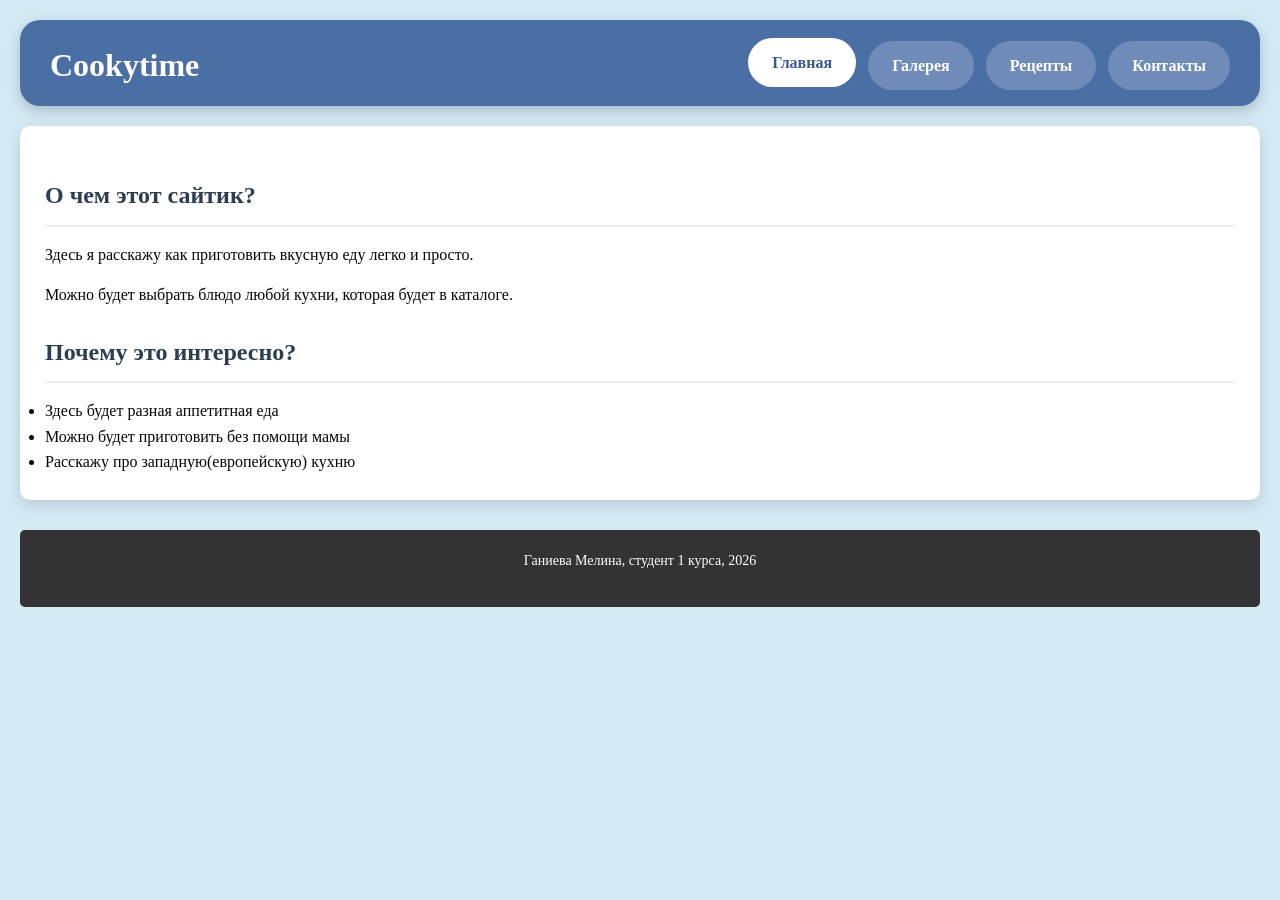
<file: индивидульнка/index.html>
<!DOCTYPE html>
<html lang="ru">
<head>
    <meta charset="UTF-8">
    <meta name="viewport" content="width=device-width, initial-scale=1.0">
    <title>Хобби по готовке</title>
    <link rel="stylesheet" href="styles/style.css">
</head>
<body>
    <header class="header">
        <div class="header__container">
            <h1 class="logo">Cookytime</h1>
            <nav>
                <ul class="flex-nav">
                    <li><a href="index.html" class="active">Главная</a></li>
                    <li><a href="templates/gallery.html">Галерея</a></li>
                    <li><a href="./templates/recipes/recipe1.html">Рецепты</a></li>
                    <li><a href="templates/contacts.html">Контакты</a></li>
                </ul>
            </nav>
        </div>
    </header>

    <main>
        <section>
            <h2>О чем этот сайтик?</h2>
            <p>Здесь я расскажу как приготовить вкусную еду легко и просто.</p>
            <p>Можно будет выбрать блюдо любой кухни, которая будет в каталоге.</p>
            
            <h2>Почему это интересно?</h2>
            <ul>
                <li>Здесь будет разная аппетитная еда</li>
                <li>Можно будет приготовить без помощи мамы</li>
                <li>Расскажу про западную(европейскую) кухню</li>
            </ul>
        </section>
    </main>

    <footer>
        <div class="container">
            <p>Ганиева Мелина, студент 1 курса, 2026</p>
        </div>
    </footer>
</body>
</html>
</file>
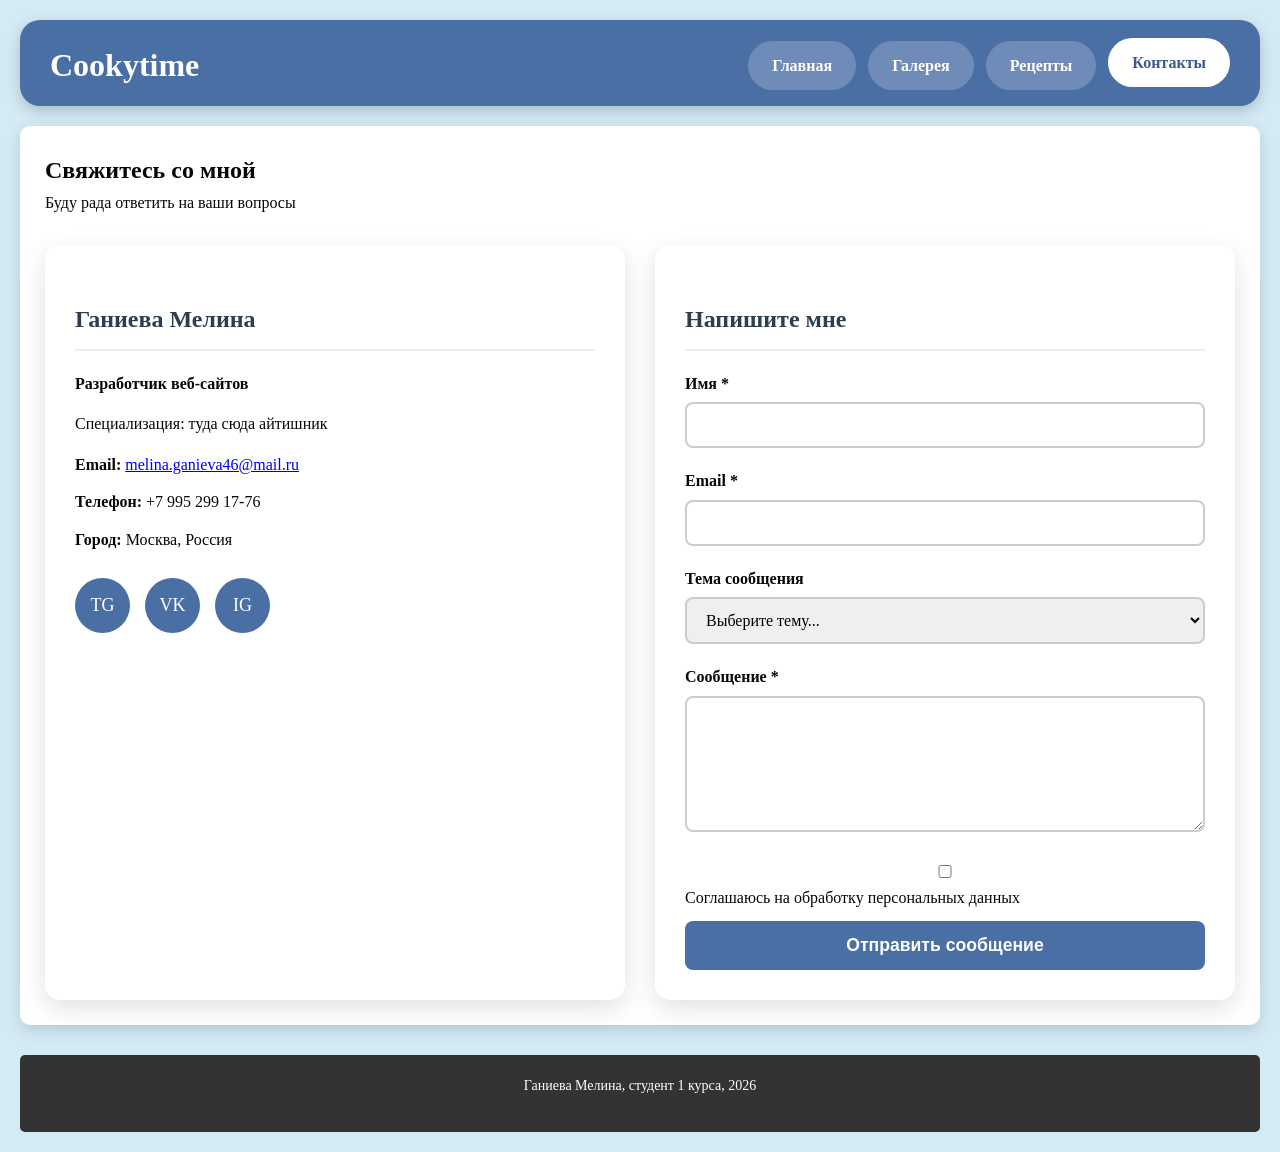
<file: индивидульнка/templates/contacts.html>
<!DOCTYPE html>
<html lang="ru">
<head>
    <meta charset="UTF-8">
    <meta name="viewport" content="width=device-width, initial-scale=1.0">
    <title>Контакты - Cookytime</title>
    <link rel="stylesheet" href="../styles/style.css">
</head>
<body>
    <header class="header">
        <div class="header__container">
            <h1 class="logo">Cookytime</h1>
            <nav>
                <ul class="flex-nav">
                    <li><a href="../index.html">Главная</a></li>
                    <li><a href="gallery.html">Галерея</a></li>
                    <li><a href="recipes/recipe1.html">Рецепты</a></li>
                    <li><a href="contacts.html" class="active">Контакты</a></li>
                </ul>
            </nav>
        </div>
    </header>

    <main class="contacts-page">
        <section class="hero-contacts">
            <h1>Свяжитесь со мной</h1>
            <p>Буду рада ответить на ваши вопросы</p>
        </section>

        <div class="contacts-container">
            <!-- Информационная карточка -->
            <div class="info-card">
                <h2>Ганиева Мелина</h2>
                <p><strong>Разработчик веб-сайтов</strong></p>
                <p class="specialization">Специализация: туда сюда айтишник</p>
                
                <div class="contact-info">
                    <p><strong>Email:</strong> <a href="#">melina.ganieva46@mail.ru</a></p>
                    <p><strong>Телефон:</strong> +7 995 299 17-76</p>
                    <p><strong>Город:</strong> Москва, Россия</p>
                </div>

                <div class="social-links">
                    <a href="#" class="social-btn" aria-label="Telegram">TG</a>
                    <a href="#" class="social-btn" aria-label="VK">VK</a>
                    <a href="#" class="social-btn" aria-label="Instagram">IG</a>
                </div>
            </div>

            <!-- Форма обратной связи -->
            <div class="contact-form">
                <h2>Напишите мне</h2>
                <form id="contactForm" novalidate>
                    <div class="form-group">
                        <label for="name">Имя <span class="required">*</span></label>
                        <input type="text" id="name" name="name" required>
                    </div>
                    
                    <div class="form-group">
                        <label for="email">Email <span class="required">*</span></label>
                        <input type="email" id="email" name="email" required>
                    </div>
                    
                    <div class="form-group">
                        <label for="subject">Тема сообщения</label>
                        <select id="subject" name="subject">
                            <option value="">Выберите тему...</option>
                            <option value="question">Вопрос по проекту</option>
                            <option value="collaboration">Сотрудничество</option>
                            <option value="feedback">Отзыв</option>
                            <option value="other">Другое</option>
                        </select>
                    </div>
                    
                    <div class="form-group">
                        <label for="message">Сообщение <span class="required">*</span></label>
                        <textarea id="message" name="message" rows="6" required></textarea>
                    </div>
                    <div class="checkbox-group">
                        <input type="checkbox" id="agreement" name="agreement" required>
                        <label for="agreement">Соглашаюсь на обработку персональных данных</label>
                    </div>
                    <button type="submit" class="btn-submit">Отправить сообщение</button>
                </form>
            </div>
        </div>
    </main>

    <footer>
        <div class="container">
            <p>Ганиева Мелина, студент 1 курса, 2026</p>
</div>
    </footer>
</body>
</html>
</file>
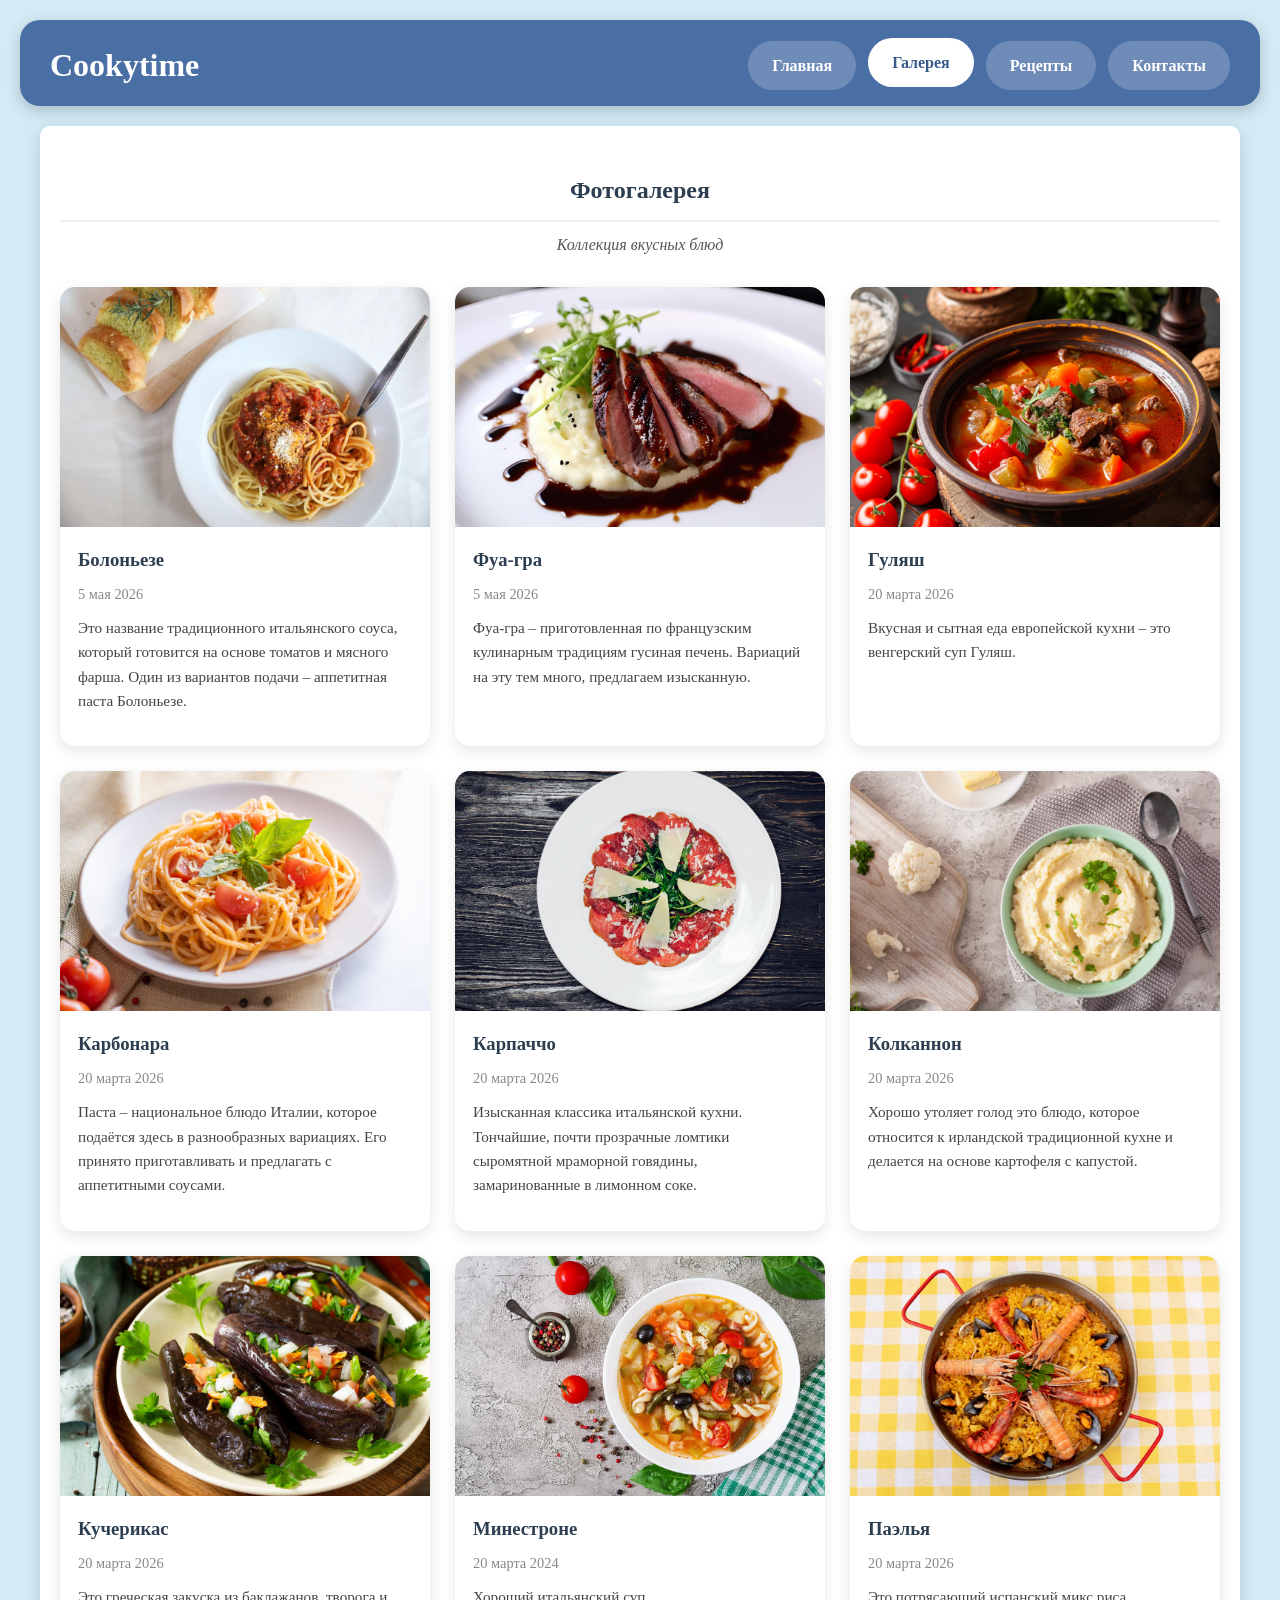
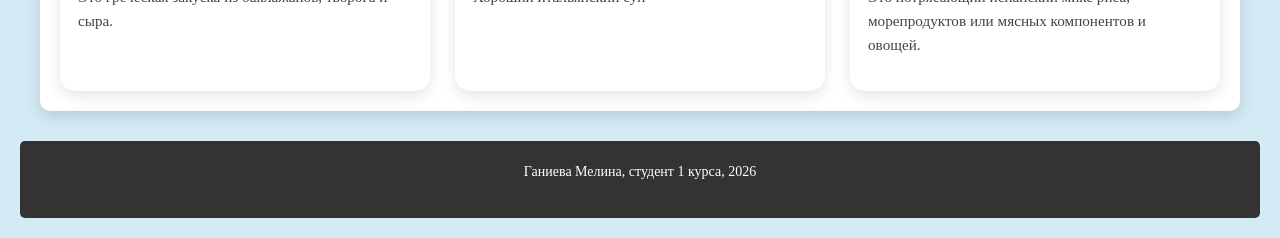
<file: индивидульнка/templates/gallery.html>
<!DOCTYPE html>
<html lang="ru">
<head>
    <meta charset="UTF-8">
    <meta name="viewport" content="width=device-width, initial-scale=1.0">
    <title>Галерея - Cookytime</title>
    <link rel="stylesheet" href="../styles/style.css">
    <link rel="stylesheet" href="https://cdnjs.cloudflare.com/ajax/libs/font-awesome/6.4.0/css/all.min.css">
</head>
<body>
    <header class="header">
        <div class="header__container">
            <h1 class="logo">Cookytime</h1>
            <nav>
                <ul class="flex-nav">
                    <li><a href="../index.html">Главная</a></li>
                    <li><a href="gallery.html" class="active">Галерея</a></li>
                    <li><a href="recipes/recipe1.html">Рецепты</a></li>
                    <li><a href="contacts.html">Контакты</a></li>
                </ul>
            </nav>
        </div>
    </header>

    <main class="gallery-container">
        <h2 class="gallery-title">Фотогалерея</h2>
        <p class="subtitle">Коллекция вкусных блюд</p>

        <div class="gallery-grid" id="image-gallery">
            <!-- Карточка 1 -->
            <article class="image-card" data-category="garnish">
                <div class="card-image">
                    <img src="images/болоньезе.jpg" alt="Болоньезе" loading="lazy">
                    <div class="image-overlay">
                        <button class="like-btn">
                            <i class="far fa-heart"></i>
                        </button>
                    </div>
                </div>
                <div class="card-content">
                    <h3 class="image-title">Болоньезе</h3>
                    <p class="image-date">5 мая 2026</p>
                    <p class="image-description">Это название традиционного итальянского соуса, который готовится на основе томатов и мясного фарша. Один из вариантов подачи – аппетитная паста Болоньезе.</p>
                </div>
            </article>

            <!-- Карточка 2 -->
            <article class="image-card" data-category="garnish">
                <div class="card-image">
                    <img src="images/фуагра.jpg" alt="Фуа-Гра" loading="lazy">
                    <div class="image-overlay">
                        <button class="like-btn">
                            <i class="far fa-heart"></i>
                        </button>
                    </div>
                </div>
                <div class="card-content">
                    <h3 class="image-title">Фуа-гра</h3>
                    <p class="image-date">5 мая 2026</p>
                    <p class="image-description">Фуа-гра – приготовленная по французским кулинарным традициям гусиная печень. Вариаций на эту тем много, предлагаем изысканную. </p>
                </div>
            </article>

            <!-- Карточка 3 -->
            <article class="image-card" data-category="salads">
                <div class="card-image">
                    <img src="images/гуляш.jpg" alt="блюдо" loading="lazy">
                    <div class="image-overlay">
                        <button class="like-btn">
                            <i class="far fa-heart"></i>
                        </button>
                    </div>
                </div>
                <div class="card-content">
                    <h3 class="image-title">Гуляш</h3>
                    <p class="image-date">20 марта 2026</p>
                    <p class="image-description">Вкусная и сытная еда европейской кухни – это венгерский суп Гуляш.</p>
                </div>
            </article>

            <!-- Карточка 4 -->
            <article class="image-card" data-category="salads">
                <div class="card-image">
                    <img src="images/карбонара.jpg" alt="блюдо" loading="lazy">
                    <div class="image-overlay">
                        <button class="like-btn">
                            <i class="far fa-heart"></i>
                        </button>
                    </div>
                </div>
                <div class="card-content">
                    <h3 class="image-title">Карбонара</h3>
<p class="image-date">20 марта 2026</p>
                    <p class="image-description">Паста – национальное блюдо Италии, которое подаётся здесь в разнообразных вариациях. Его принято приготавливать и предлагать с аппетитными соусами.</p>
                </div>
            </article>

            <!-- Карточка 5 -->
            <article class="image-card" data-category="drinks">
                <div class="card-image">
                    <img src="images/карпачо.jpg" alt="блюдо" loading="lazy">
                    <div class="image-overlay">
                        <button class="like-btn">
                            <i class="far fa-heart"></i>
                        </button>
                    </div>
                </div>
                <div class="card-content">
                    <h3 class="image-title">Карпаччо</h3>
                    <p class="image-date">20 марта 2026</p>
                    <p class="image-description">Изысканная классика итальянской кухни. Тончайшие, почти прозрачные ломтики сыромятной мраморной говядины, замаринованные в лимонном соке.</p>
                </div>
            </article>

            <!--Карточка 6-->
            <article class="image-card" data-category="drinks">
                <div class="card-image">
                    <img src="images/колканон.jpg" alt="блюдо" loading="lazy">
                    <div class="image-overlay">
                        <button class="like-btn">
                            <i class="far fa-heart"></i>
                        </button>
                    </div>
                </div>
                <div class="card-content">
                    <h3 class="image-title">Колканнон</h3>
                    <p class="image-date">20 марта 2026</p>
                    <p class="image-description">Хорошо утоляет голод это блюдо, которое относится к ирландской традиционной кухне и делается на основе картофеля с капустой.</p>
                </div>
            </article>

            <!--Карточка 7-->
            <article class="image-card" data-category="drinks">
                <div class="card-image">
                    <img src="images/кучерикас.jpg" alt="блюдо" loading="lazy">
                    <div class="image-overlay">
                        <button class="like-btn">
                            <i class="far fa-heart"></i>
                        </button>
                    </div>
                </div>
                <div class="card-content">
                    <h3 class="image-title">Кучерикас</h3>
                    <p class="image-date">20 марта 2026</p>
                    <p class="image-description">Это греческая закуска из баклажанов, творога и сыра.</p>
                </div>
            </article>

            <!--Карточка 8-->
            <article class="image-card" data-category="drinks">
                <div class="card-image">
                    <img src="images/минестроне.jpg" alt="блюдо" loading="lazy">
                    <div class="image-overlay">
                        <button class="like-btn">
                            <i class="far fa-heart"></i>
                        </button>
                    </div>
                </div>
                <div class="card-content">
                    <h3 class="image-title">Минестроне</h3>
                    <p class="image-date">20 марта 2024</p>
                    <p class="image-description">Хороший итальянский суп</p>
                </div>
            </article>
            <!--Карточка 9-->
            <article class="image-card" data-category="drinks">
                <div class="card-image">
                    <img src="images/паэлья.jpg" alt="микс риса и морепродуктов" loading="lazy">
                    <div class="image-overlay">
                        <button class="like-btn">
                            <i class="far fa-heart"></i>
                        </button>
                    </div>
                </div>
                <div class="card-content">
                    <h3 class="image-title">Паэлья</h3>
                    <p class="image-date">20 марта 2026</p>
                    <p class="image-description">Это потрясающий испанский микс риса, морепродуктов или мясных компонентов и овощей.</p>
                </div>
            </article>
        </div>
    </main>

    <footer>
        <div class="container">
            <p>Ганиева Мелина, студент 1 курса, 2026</p>
        </div>
    </footer>
</body>
</html>
</file>
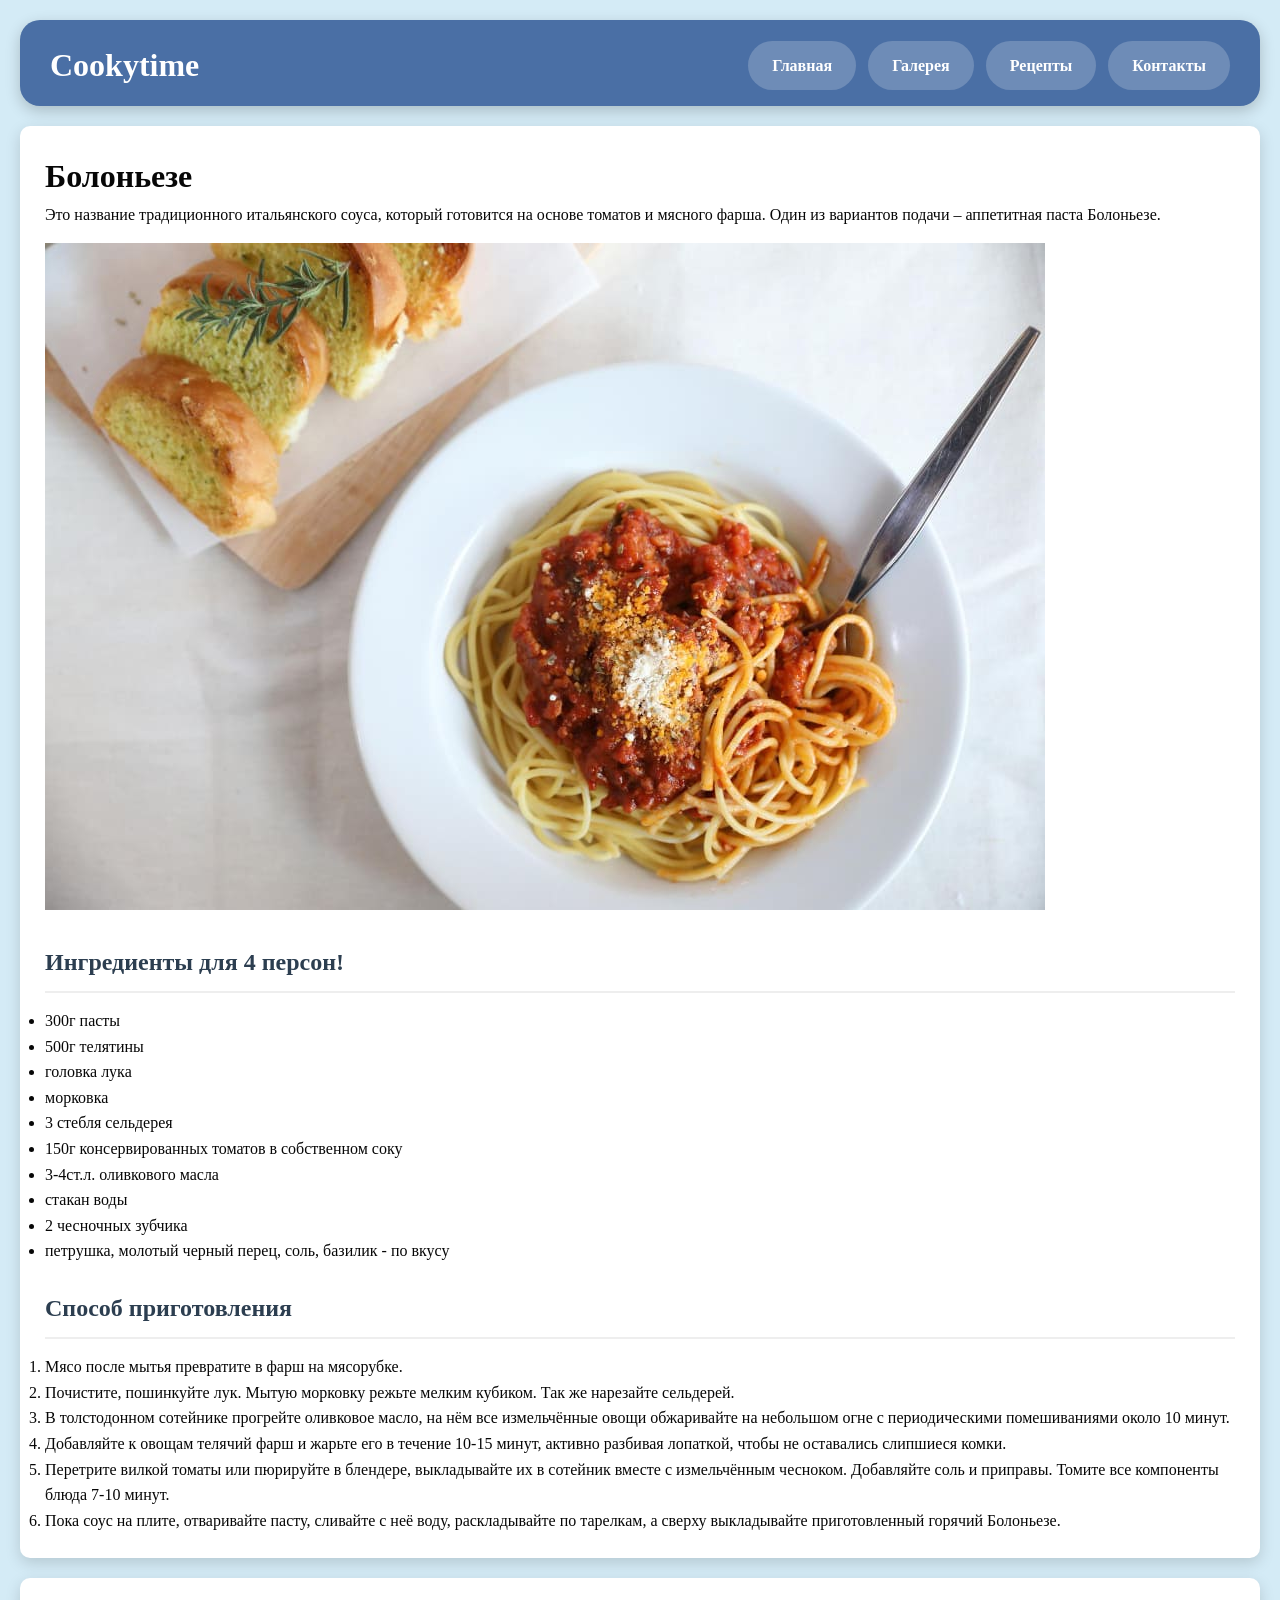
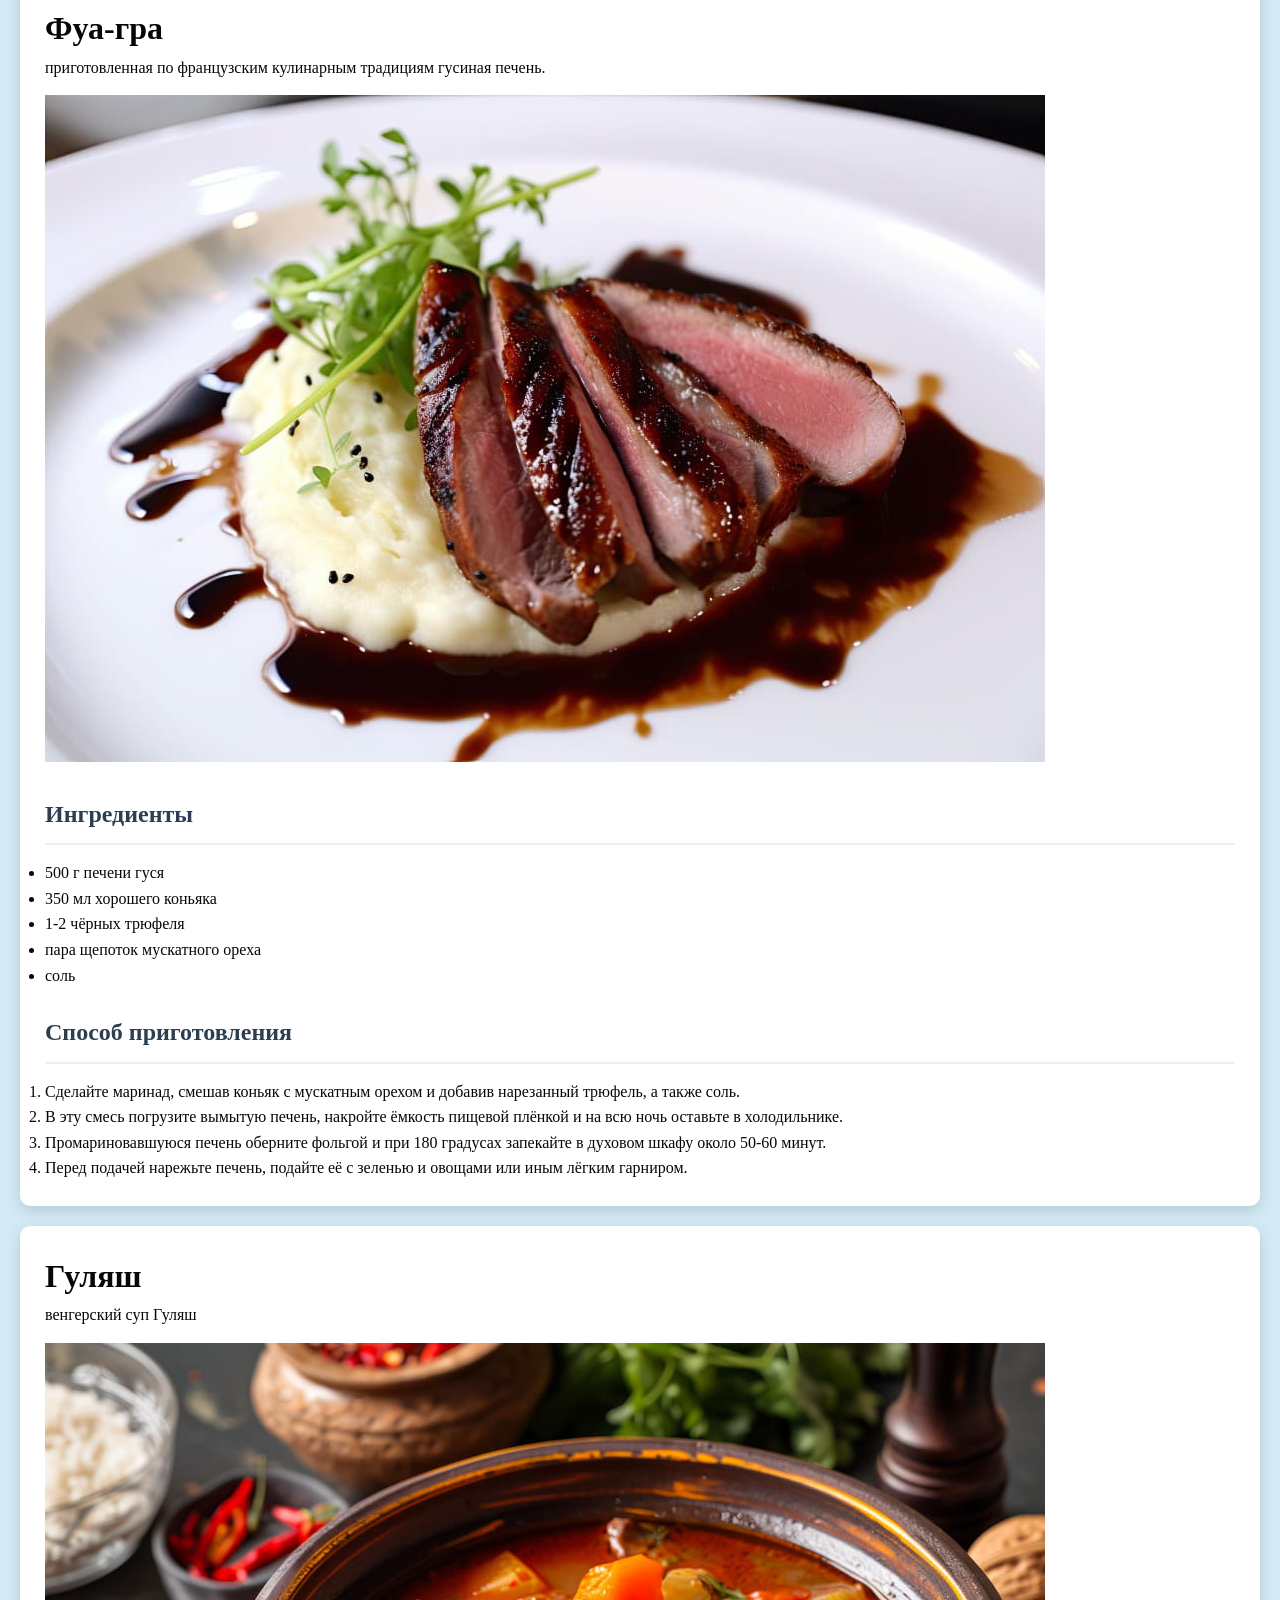
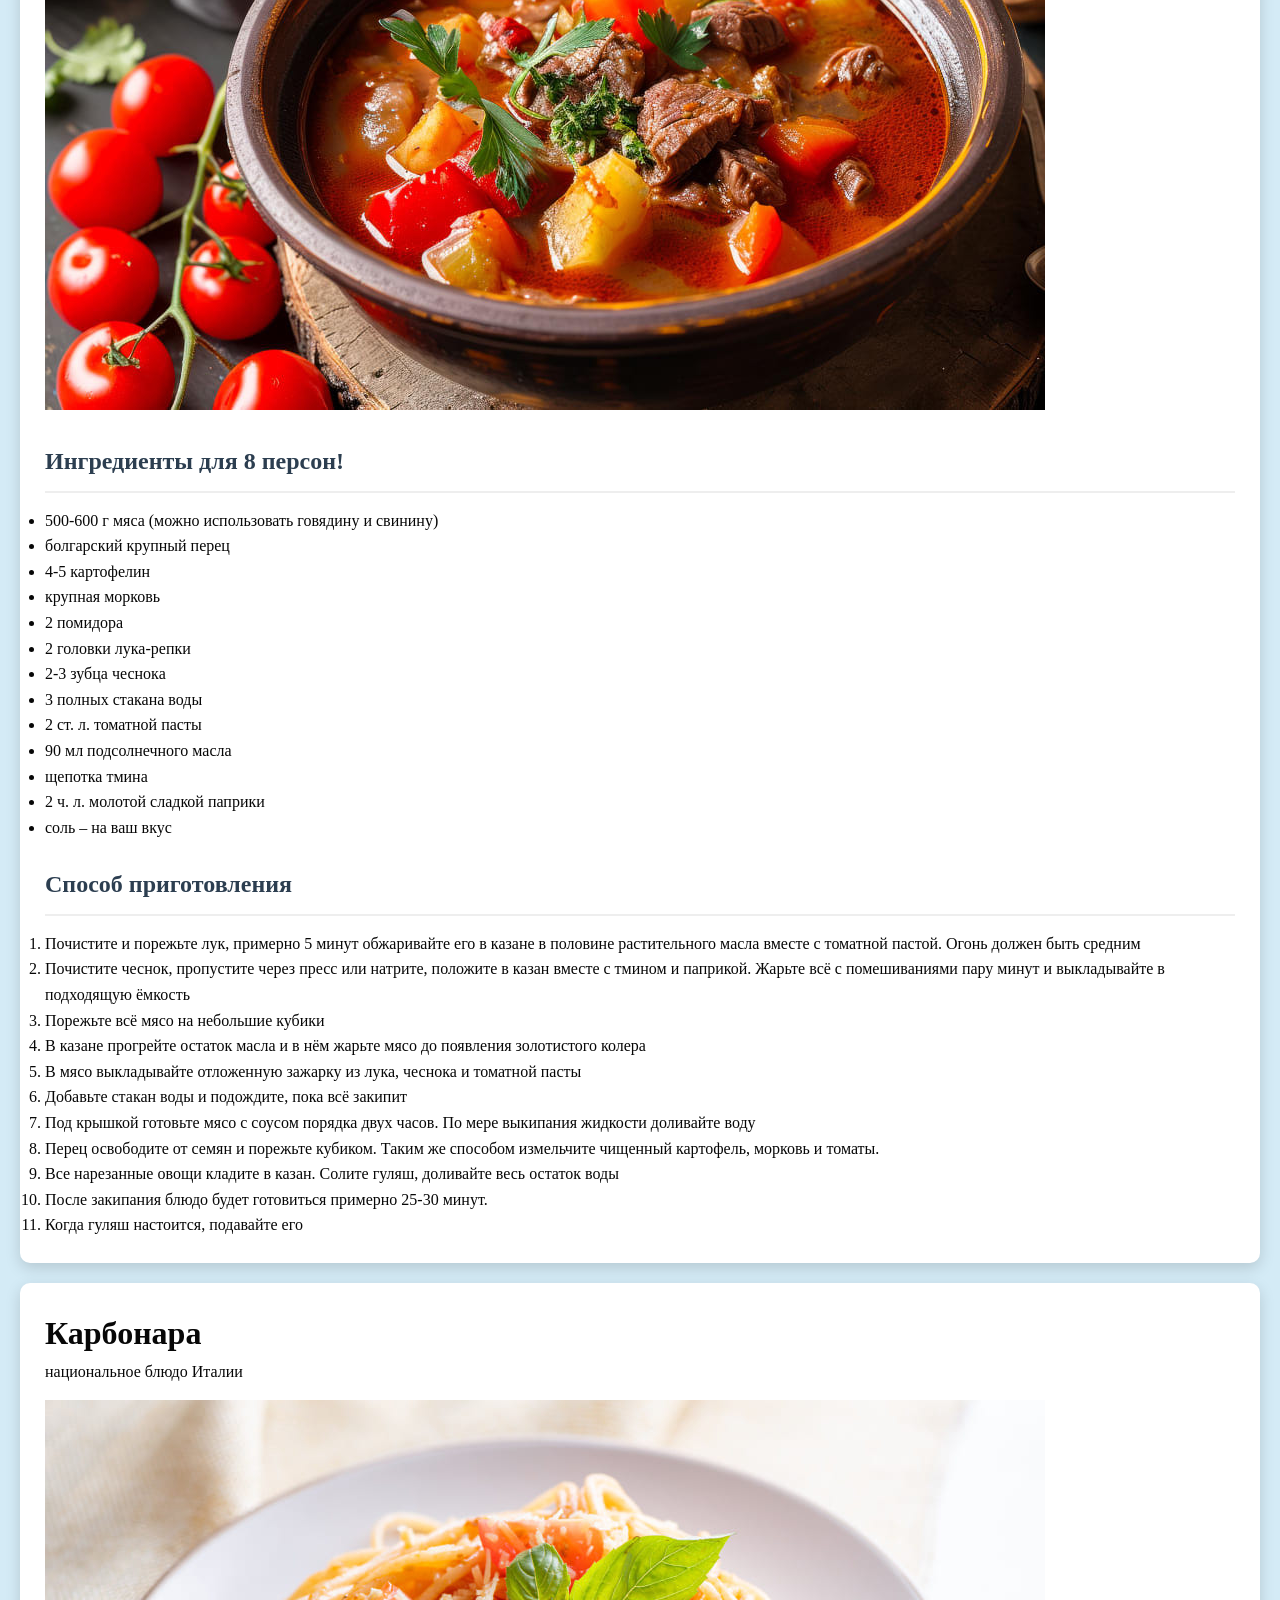
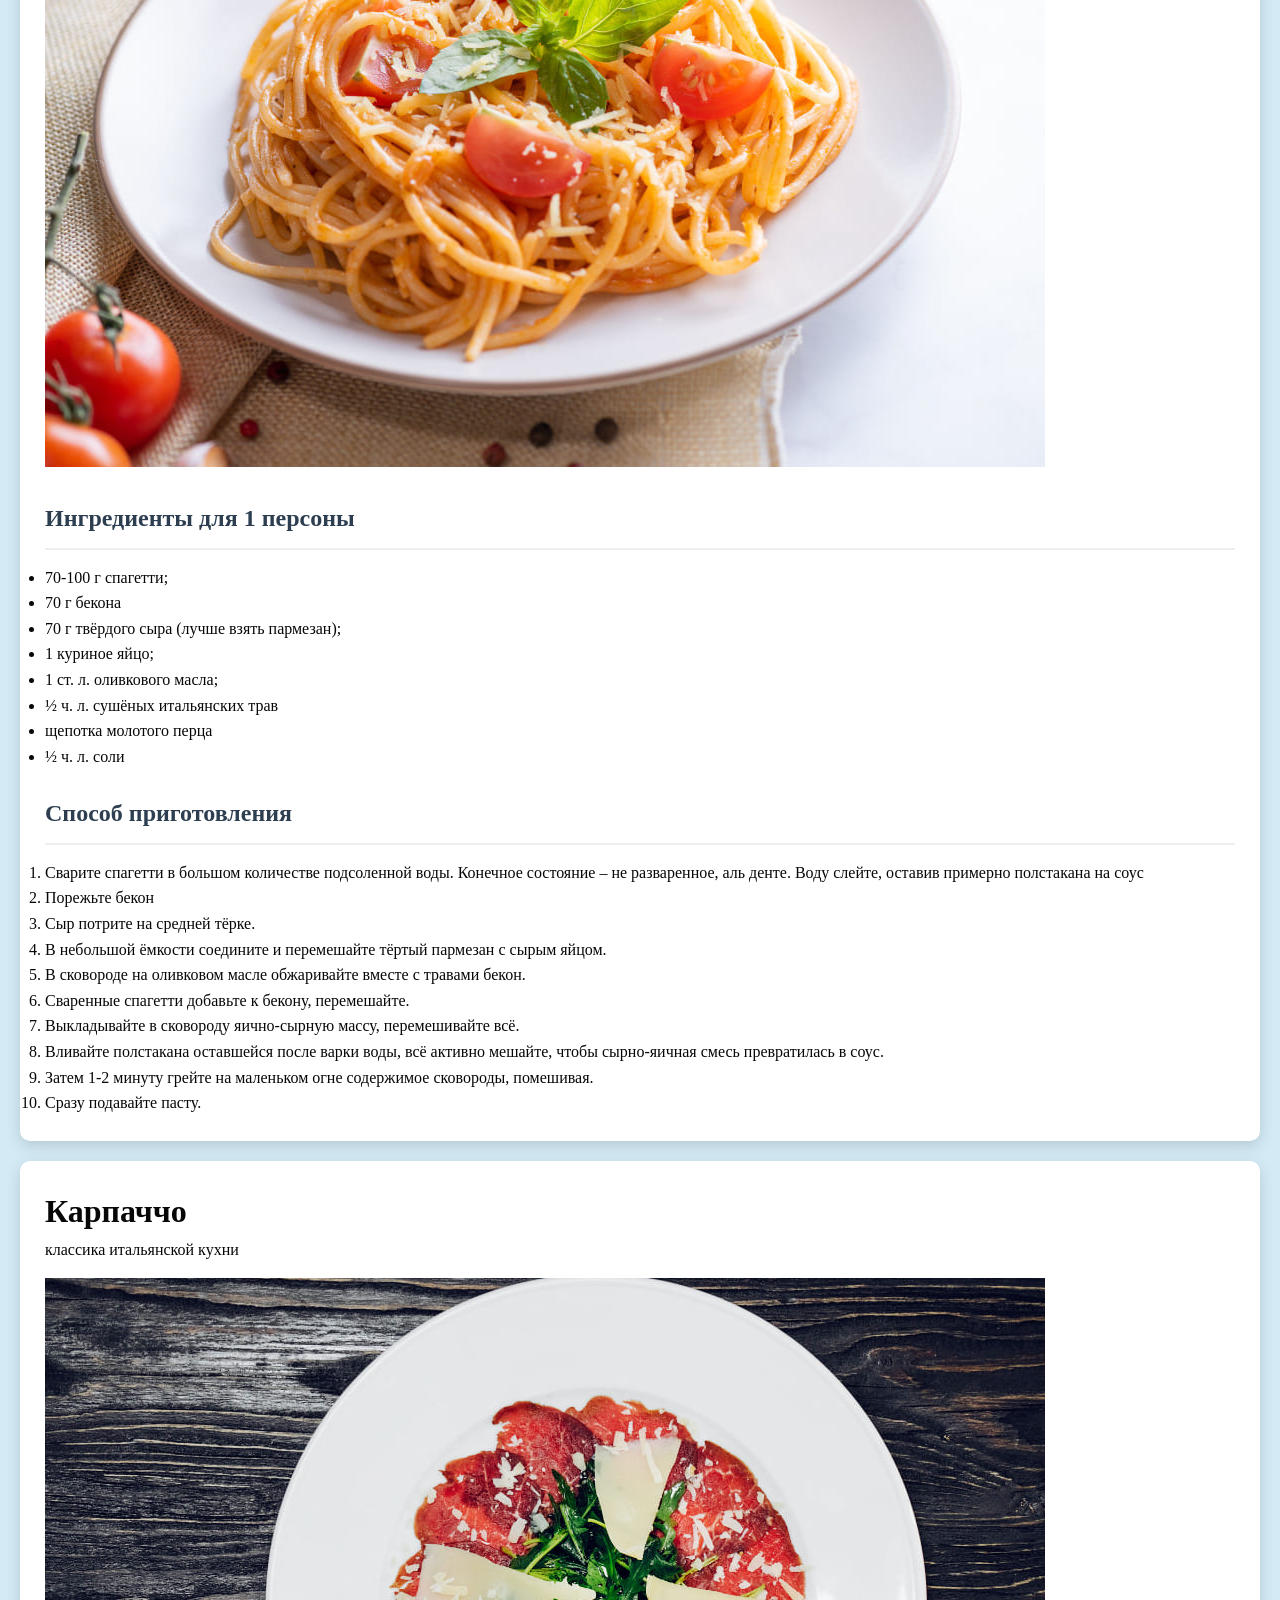
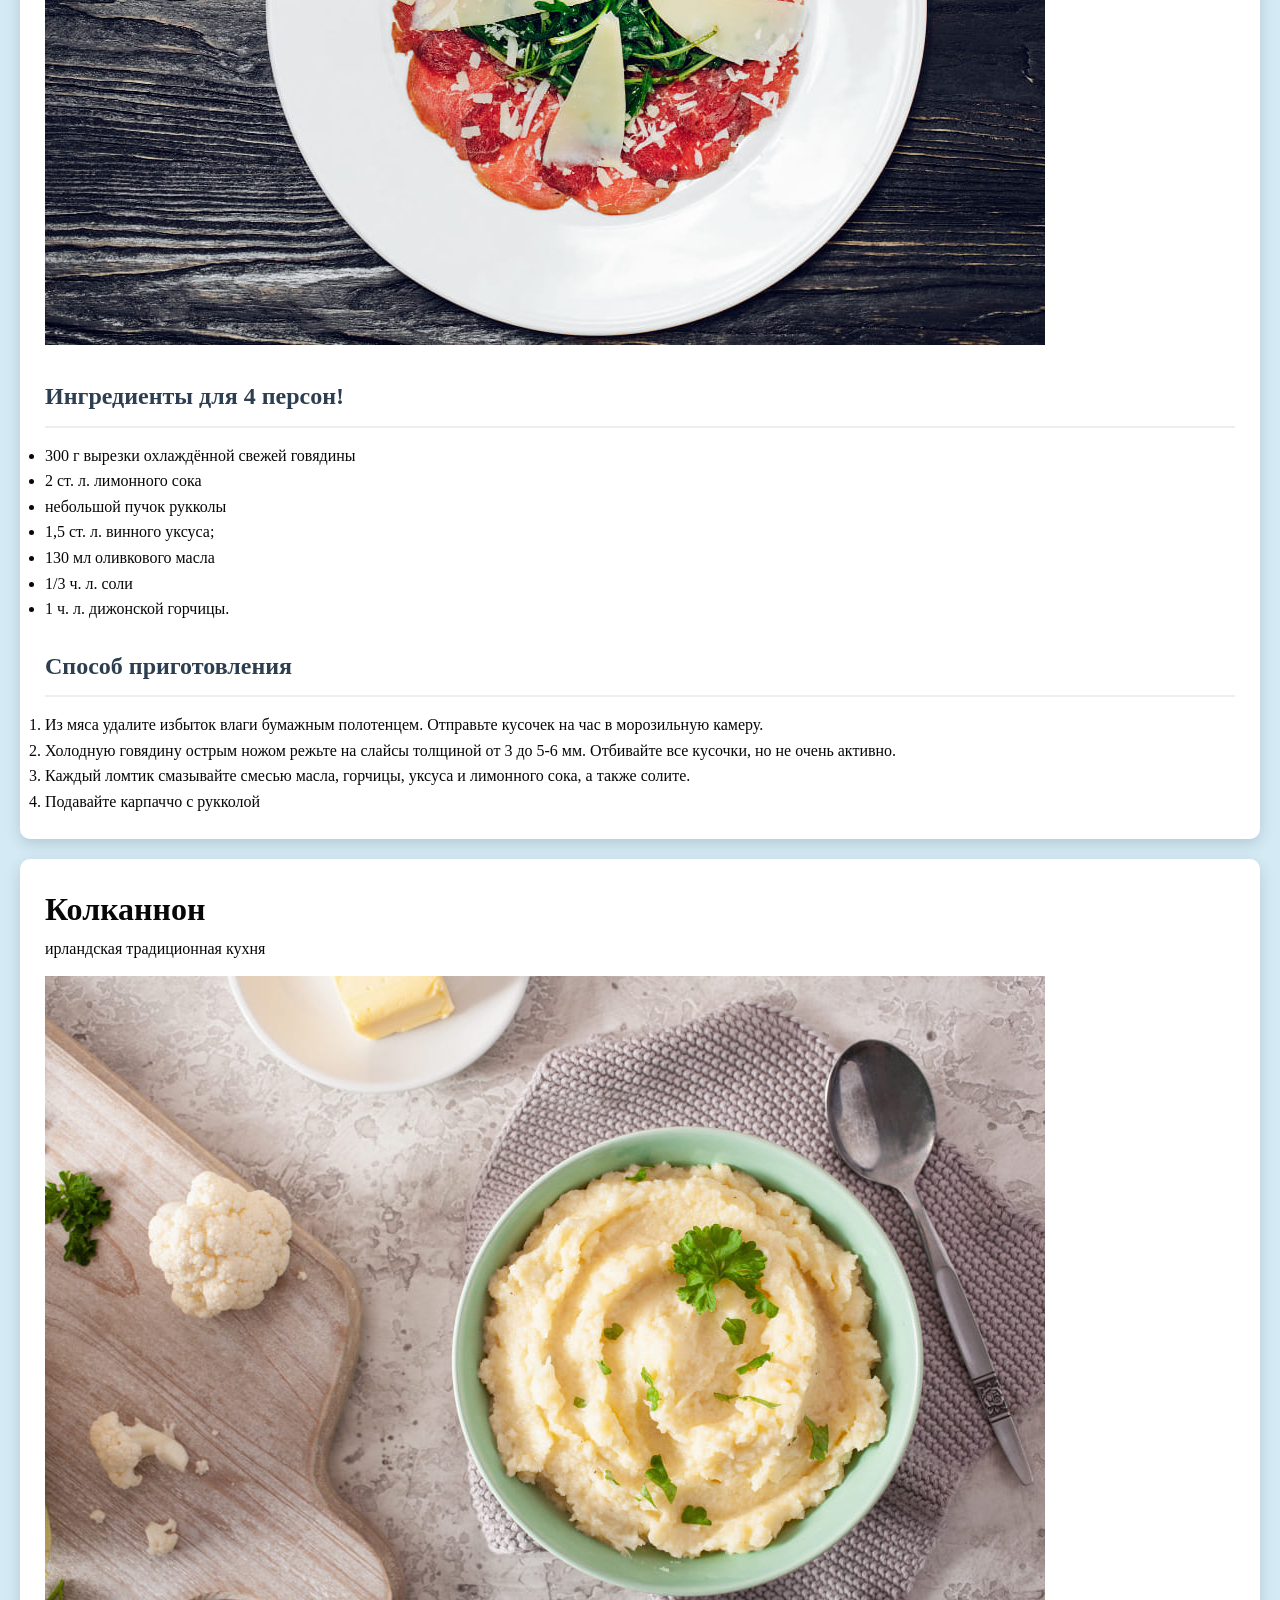
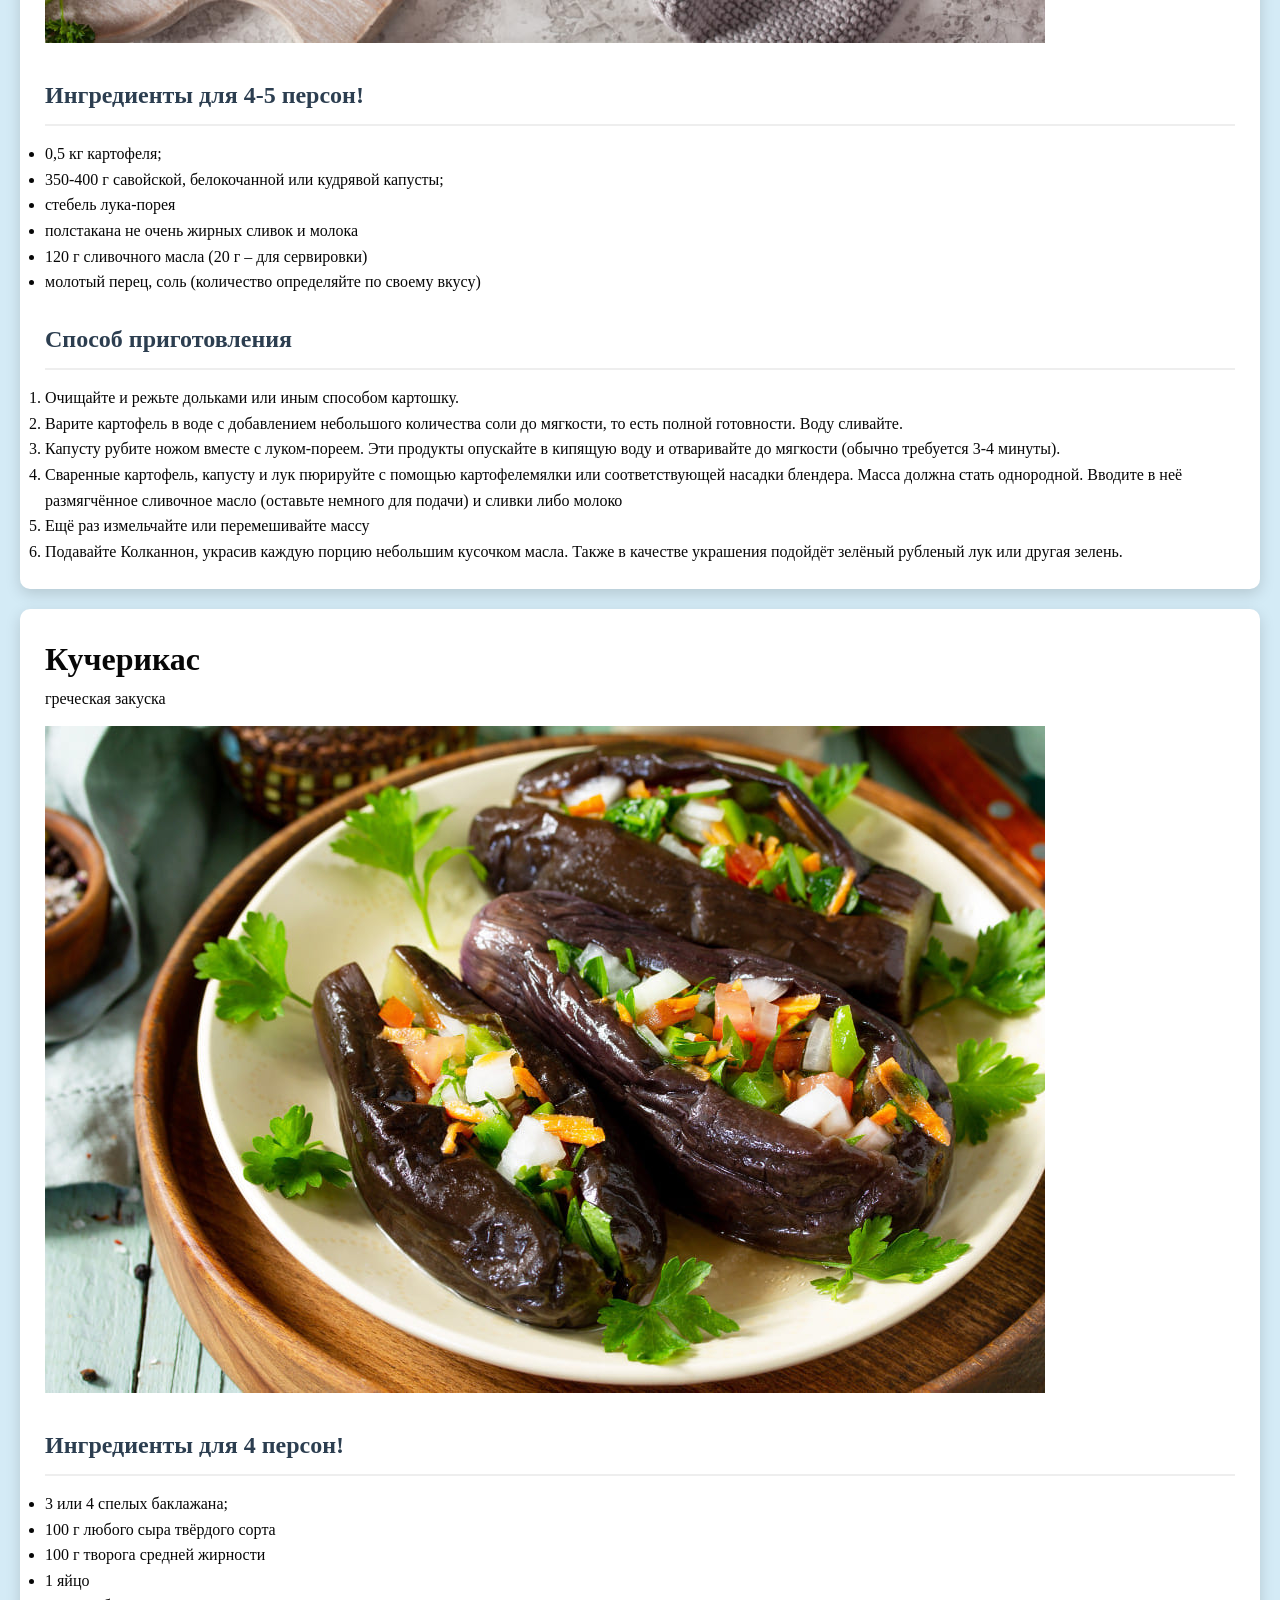
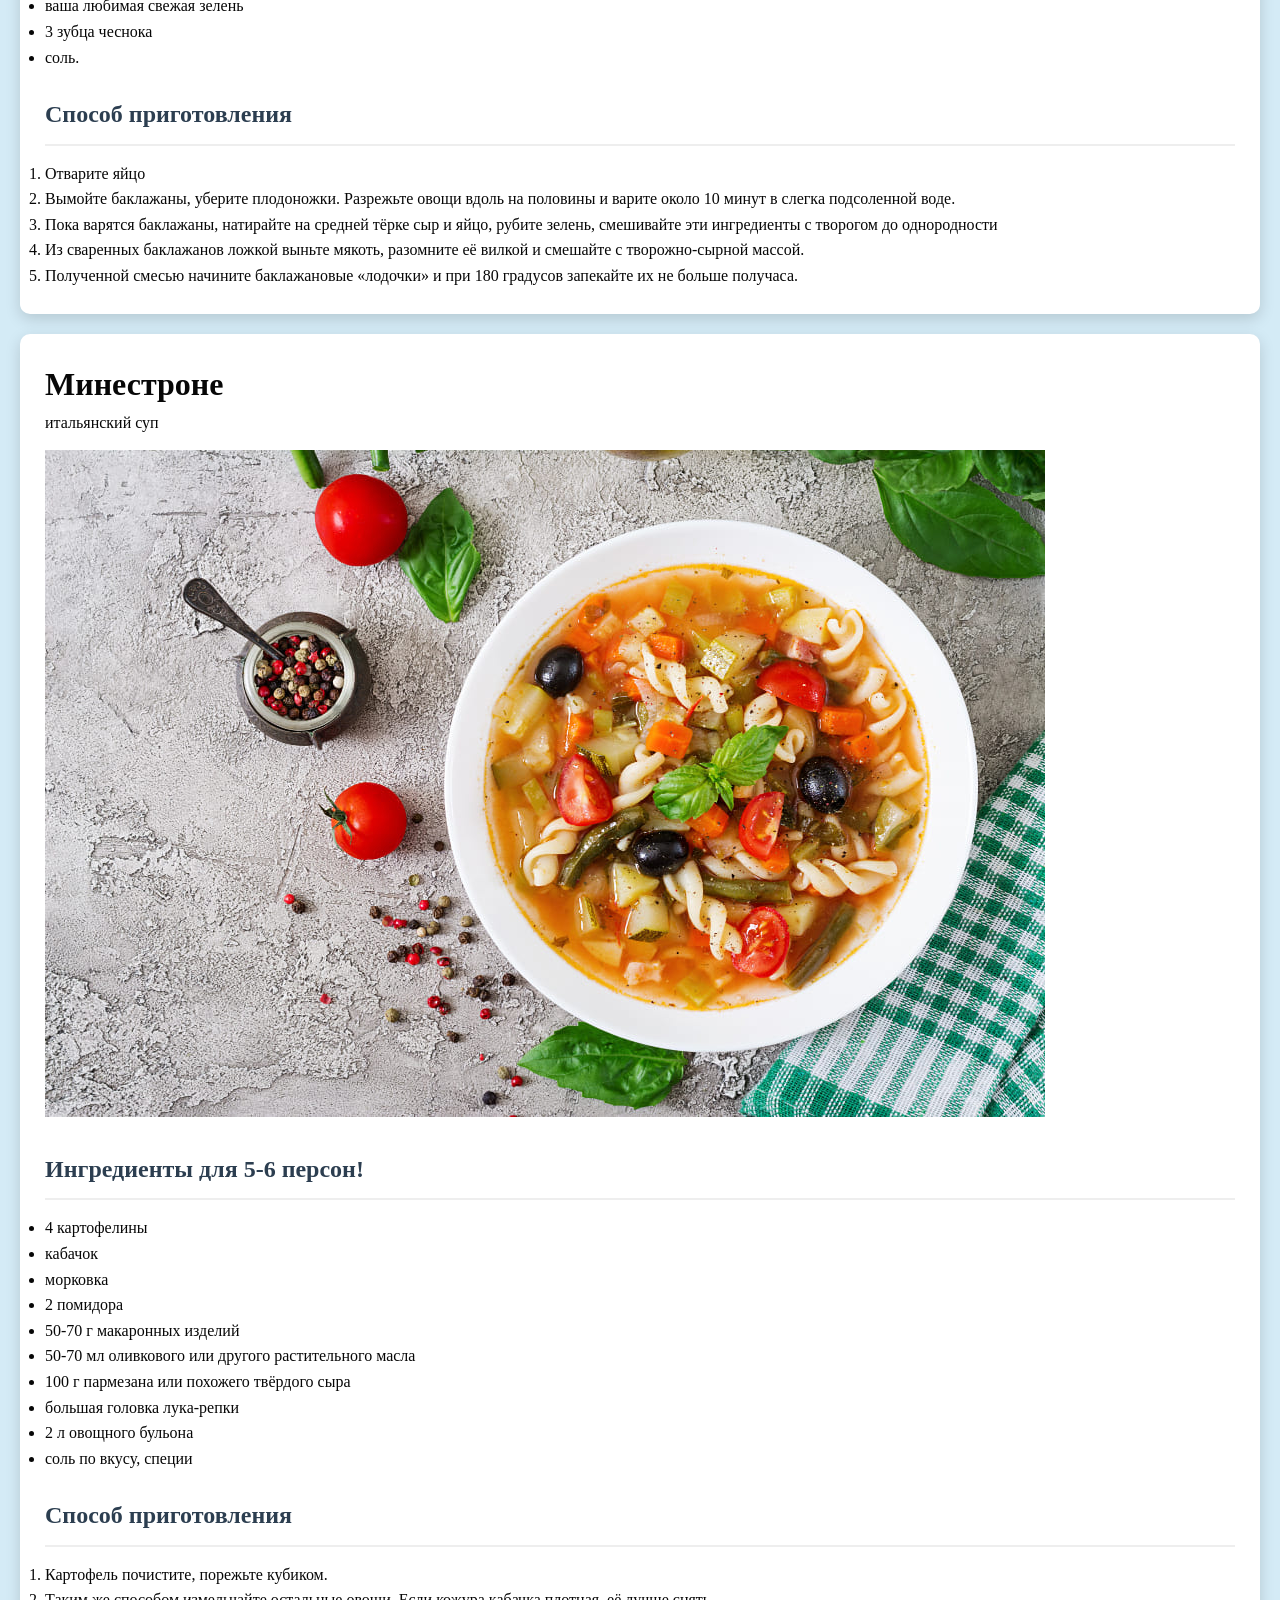
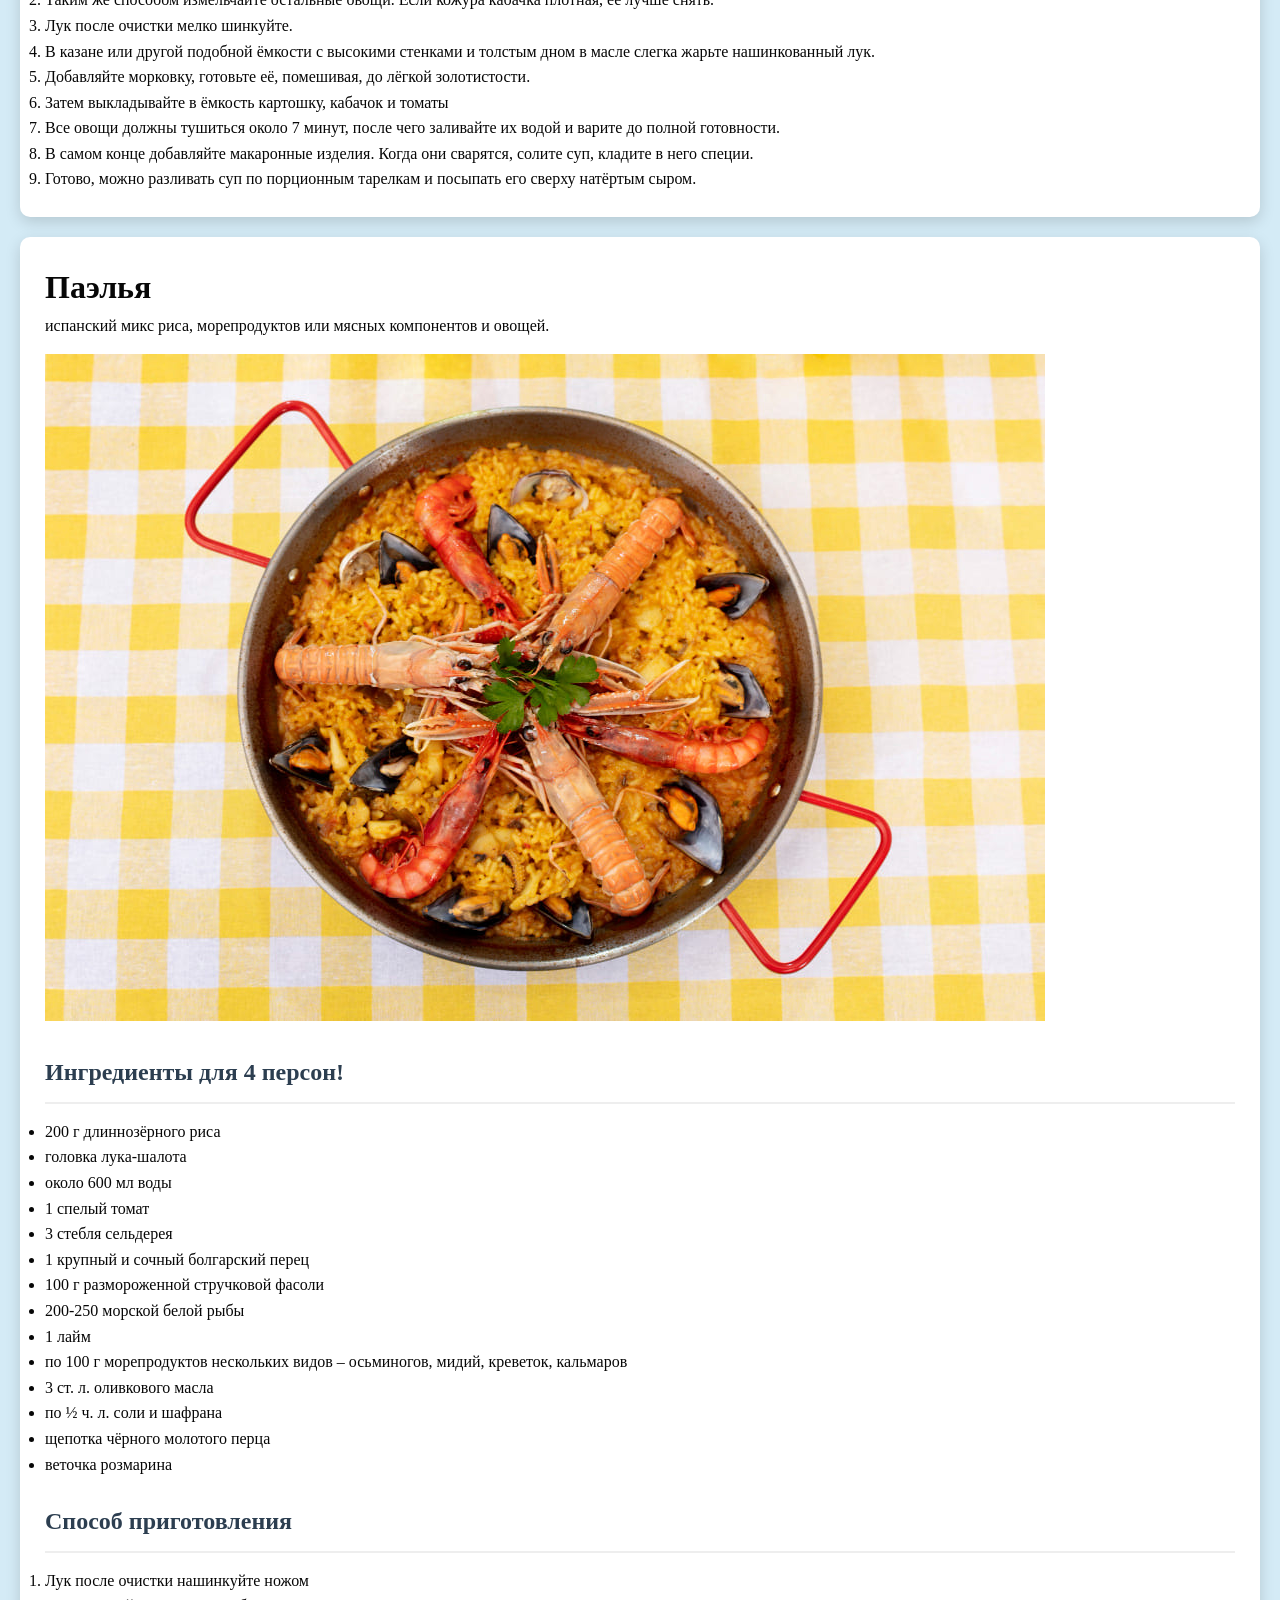
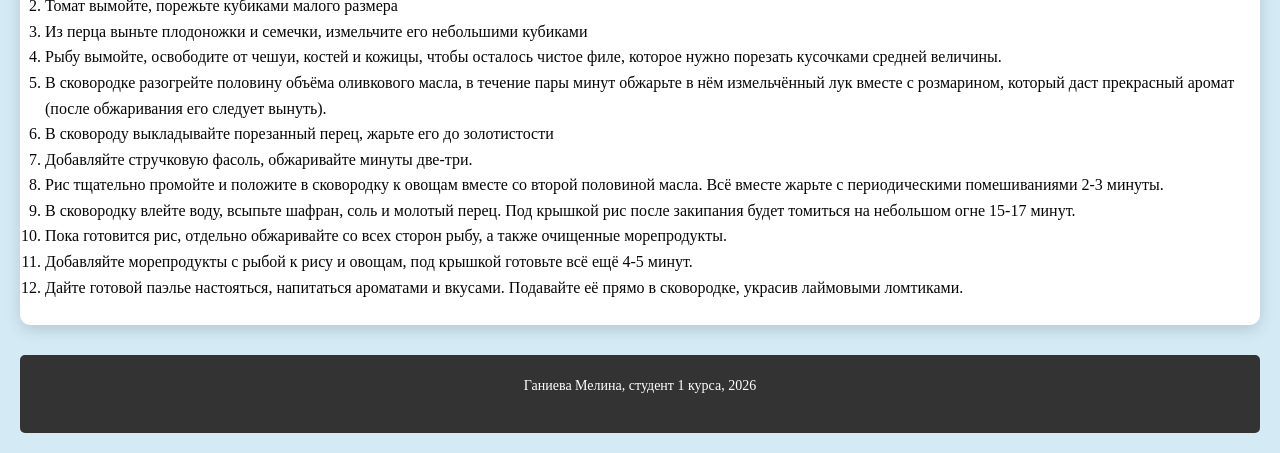
<file: индивидульнка/templates/recipes/recipe1.html>
<!DOCTYPE html>
<html lang="ru">
<head>
    <meta charset="UTF-8">
    <meta name="viewport" content="width=device-width, initial-scale=1.0">
    <title>Вкусный овощной гарнир - Cookytime</title>
    <link rel="stylesheet" href="../../styles/style.css">
</head>
<body>
    <header class="header">
        <div class="header__container">
            <h1 class="logo">Cookytime</h1>
            <nav>
                <ul class="flex-nav">
                    <li><a href="../../index.html">Главная</a></li>
                    <li><a href="../gallery.html">Галерея</a></li>
                    <li><a href="../recipes/recipe1.html">Рецепты</a></li>
                    <li><a href="../contacts.html">Контакты</a></li>
                </ul>
            </nav>
        </div>
    </header>

    <main class="recipe-container">
        <div class="recipe-header">
            <h1>Болоньезе</h1>
            <p class="recipe-subtitle">Это название традиционного итальянского соуса, который готовится на основе томатов и мясного фарша. Один из вариантов подачи – аппетитная паста Болоньезе.</p>
        </div>

        <img src="../images/болоньезе.jpg" alt="блюдо" class="recipe-image">

        <div class="recipe-content">
            <div class="ingredients">
                <h2>Ингредиенты для 4 персон!</h2>
                <ul>
                    <li>300г пасты</li>
                    <li>500г телятины</li>
                    <li>головка лука</li>
                    <li>морковка</li>
                    <li>3 стебля сельдерея</li>
                    <li>150г консервированных томатов в собственном соку</li>
                    <li>3-4ст.л. оливкового масла</li>
                    <li>стакан воды</li>
                    <li>2 чесночных зубчика</li>
                    <li>петрушка, молотый черный перец, соль, базилик - по вкусу</li>

                </ul>
            </div>

            <div class="instructions">
                <h2>Способ приготовления</h2>
                <ol>
                    <li>Мясо после мытья превратите в фарш на мясорубке.</li>
                    <li>Почистите, пошинкуйте лук. Мытую морковку режьте мелким кубиком. Так же нарезайте сельдерей.</li>
                    <li>В толстодонном сотейнике прогрейте оливковое масло, на нём все измельчённые овощи обжаривайте на небольшом огне с периодическими помешиваниями около 10 минут.</li>
                    <li>Добавляйте к овощам телячий фарш и жарьте его в течение 10-15 минут, активно разбивая лопаткой, чтобы не оставались слипшиеся комки.</li>
                    <li>Перетрите вилкой томаты или пюрируйте в блендере, выкладывайте их в сотейник вместе с измельчённым чесноком. Добавляйте соль и приправы. Томите все компоненты блюда 7-10 минут.</li>
                    <li>Пока соус на плите, отваривайте пасту, сливайте с неё воду, раскладывайте по тарелкам, а сверху выкладывайте приготовленный горячий Болоньезе.</li>
                </ol>
            </div>
        </div>
    </main>
 <main class="recipe-container">
        <div class="recipe-header">
            <h1>Фуа-гра</h1>
            <p class="recipe-subtitle">приготовленная по французским кулинарным традициям гусиная печень.</p>
        </div>

        <img src="../images/фуагра.jpg" alt="блюдо" class="recipe-image">

        <div class="recipe-content">
            <div class="ingredients">
                <h2>Ингредиенты</h2>
                <ul>
                    <li>500 г печени гуся</li>
                    <li>350 мл хорошего коньяка</li>
                    <li>1-2 чёрных трюфеля</li>
                    <li>пара щепоток мускатного ореха</li>
                    <li>соль</li>

                </ul>
            </div>

            <div class="instructions">
                <h2>Способ приготовления</h2>
                <ol>
                    <li>Сделайте маринад, смешав коньяк с мускатным орехом и добавив нарезанный трюфель, а также соль.</li>
                    <li>В эту смесь погрузите вымытую печень, накройте ёмкость пищевой плёнкой и на всю ночь оставьте в холодильнике.</li>
                    <li>Промариновавшуюся печень оберните фольгой и при 180 градусах запекайте в духовом шкафу около 50-60 минут.</li>
                    <li>Перед подачей нарежьте печень, подайте её с зеленью и овощами или иным лёгким гарниром.</li>
                    </ol>
            </div>
        </div>
    </main>
     <main class="recipe-container">
        <div class="recipe-header">
            <h1>Гуляш</h1>
            <p class="recipe-subtitle">венгерский суп Гуляш</p>
        </div>

        <img src="../images/гуляш.jpg" alt="блюдо" class="recipe-image">

        <div class="recipe-content">
            <div class="ingredients">
                <h2>Ингредиенты для 8 персон!</h2>
                <ul>
                    <li>500-600 г мяса (можно использовать говядину и свинину)</li>
                    <li>болгарский крупный перец</li>
                    <li>4-5 картофелин</li>
                    <li>крупная морковь</li>
                    <li>2 помидора</li>
                    <li>2 головки лука-репки</li>
                    <li>2-3 зубца чеснока</li>
                    <li>3 полных стакана воды</li>
                    <li>2 ст. л. томатной пасты</li>
                    <li>90 мл подсолнечного масла</li>
                    <li>щепотка тмина</li>
                    <li>2 ч. л. молотой сладкой паприки</li>
                    <li>соль – на ваш вкус</li>
                </ul>
            </div>

            <div class="instructions">
                <h2>Способ приготовления</h2>
                <ol>
                    <li>Почистите и порежьте лук, примерно 5 минут обжаривайте его в казане в половине растительного масла вместе с томатной пастой. Огонь должен быть средним</li>
                    <li>Почистите чеснок, пропустите через пресс или натрите, положите в казан вместе с тмином и паприкой. Жарьте всё с помешиваниями пару минут и выкладывайте в подходящую ёмкость</li>
                    <li>Порежьте всё мясо на небольшие кубики</li>
                    <li>В казане прогрейте остаток масла и в нём жарьте мясо до появления золотистого колера</li>
                    <li>В мясо выкладывайте отложенную зажарку из лука, чеснока и томатной пасты</li>
                    <li>Добавьте стакан воды и подождите, пока всё закипит</li>
                    <li>Под крышкой готовьте мясо с соусом порядка двух часов. По мере выкипания жидкости доливайте воду</li>
                    <li>Перец освободите от семян и порежьте кубиком. Таким же способом измельчите чищенный картофель, морковь и томаты.</li>
                    <li>Все нарезанные овощи кладите в казан. Солите гуляш, доливайте весь остаток воды</li>
                    <li>После закипания блюдо будет готовиться примерно 25-30 минут.</li>
                    <li>Когда гуляш настоится, подавайте его</li>
                </ol>
            </div>
        </div>
    </main>
     <main class="recipe-container">
        <div class="recipe-header">
            <h1>Карбонара</h1>
            <p class="recipe-subtitle">национальное блюдо Италии</p>
        </div>

        <img src="../images/карбонара.jpg" alt="блюдо" class="recipe-image">

        <div class="recipe-content">
            <div class="ingredients">
                <h2>Ингредиенты для 1 персоны</h2>
                <ul>
                    <li>70-100 г спагетти;</li>
                    <li>70 г бекона</li>
                    <li>70 г твёрдого сыра (лучше взять пармезан);</li>
                    <li>1 куриное яйцо;</li>
                    <li>1 ст. л. оливкового масла;</li>
                    <li>½ ч. л. сушёных итальянских трав</li>
                    <li>щепотка молотого перца</li>
                    <li>½ ч. л. соли</li>
                </ul>
            </div>

            <div class="instructions">
                <h2>Способ приготовления</h2>
                <ol>
                    <li>Сварите спагетти в большом количестве подсоленной воды. Конечное состояние – не разваренное, аль денте. Воду слейте, оставив примерно полстакана на соус</li>
                    <li>Порежьте бекон</li>
                    <li>Сыр потрите на средней тёрке.</li>
                    <li>В небольшой ёмкости соедините и перемешайте тёртый пармезан с сырым яйцом.</li>
                    <li>В сковороде на оливковом масле обжаривайте вместе с травами бекон.</li>
                    <li>Сваренные спагетти добавьте к бекону, перемешайте.</li>
                    <li>Выкладывайте в сковороду яично-сырную массу, перемешивайте всё.</li>
                    <li>Вливайте полстакана оставшейся после варки воды, всё активно мешайте, чтобы сырно-яичная смесь превратилась в соус.</li>
                    <li>Затем 1-2 минуту грейте на маленьком огне содержимое сковороды, помешивая.</li>
                    <li>Сразу подавайте пасту.</li>
                </ol>
            </div>
        </div>
    </main>
     <main class="recipe-container">
        <div class="recipe-header">
            <h1>Карпаччо</h1>
            <p class="recipe-subtitle">классика итальянской кухни</p>
        </div>

        <img src="../images/карпачо.jpg" alt="блюдо" class="recipe-image">

        <div class="recipe-content">
            <div class="ingredients">
                <h2>Ингредиенты для 4 персон!</h2>
                <ul>
                    <li>300 г вырезки охлаждённой свежей говядины</li>
                    <li>2 ст. л. лимонного сока</li>
                    <li>небольшой пучок рукколы</li>
                    <li>1,5 ст. л. винного уксуса;</li>
                    <li>130 мл оливкового масла</li>
                    <li>1/3 ч. л. соли</li>
                    <li>1 ч. л. дижонской горчицы.</li>
                </ul>
            </div>

            <div class="instructions">
                <h2>Способ приготовления</h2>
                <ol>
                    <li>Из мяса удалите избыток влаги бумажным полотенцем. Отправьте кусочек на час в морозильную камеру.</li>
                    <li>Холодную говядину острым ножом режьте на слайсы толщиной от 3 до 5-6 мм. Отбивайте все кусочки, но не очень активно.</li>
                    <li>Каждый ломтик смазывайте смесью масла, горчицы, уксуса и лимонного сока, а также солите.</li>
                    <li>Подавайте карпаччо с рукколой</li>
                </ol>
            </div>
        </div>
    </main>
     <main class="recipe-container">
        <div class="recipe-header">
            <h1>Колканнон</h1>
            <p class="recipe-subtitle">ирландская традиционная кухня</p>
        </div>

        <img src="../images/колканон.jpg" alt="блюдо" class="recipe-image">

        <div class="recipe-content">
            <div class="ingredients">
                <h2>Ингредиенты для 4-5 персон!</h2>
                <ul>
                    <li>0,5 кг картофеля;</li>
                    <li>350-400 г савойской, белокочанной или кудрявой капусты;</li>
                    <li>стебель лука-порея</li>
                    <li>полстакана не очень жирных сливок и молока</li>
                    <li>120 г сливочного масла (20 г – для сервировки)</li>
                    <li>молотый перец, соль (количество определяйте по своему вкусу)</li>
                </ul>
            </div>

            <div class="instructions">
                <h2>Способ приготовления</h2>
                <ol>
                    <li>Очищайте и режьте дольками или иным способом картошку.</li>
                    <li>Варите картофель в воде с добавлением небольшого количества соли до мягкости, то есть полной готовности. Воду сливайте.</li>
                    <li>Капусту рубите ножом вместе с луком-пореем. Эти продукты опускайте в кипящую воду и отваривайте до мягкости (обычно требуется 3-4 минуты).</li>
                    <li>Сваренные картофель, капусту и лук пюрируйте с помощью картофелемялки или соответствующей насадки блендера. Масса должна стать однородной. Вводите в неё размягчённое сливочное масло (оставьте немного для подачи) и сливки либо молоко</li>
                    <li>Ещё раз измельчайте или перемешивайте массу</li>
                    <li>Подавайте Колканнон, украсив каждую порцию небольшим кусочком масла. Также в качестве украшения подойдёт зелёный рубленый лук или другая зелень.</li>
                </ol>
            </div>
        </div>
    </main>
     <main class="recipe-container">
        <div class="recipe-header">
            <h1>Кучерикас</h1>
            <p class="recipe-subtitle">греческая закуска</p>
        </div>

        <img src="../images/кучерикас.jpg" alt="блюдо" class="recipe-image">

        <div class="recipe-content">
            <div class="ingredients">
                <h2>Ингредиенты для 4 персон!</h2>
                <ul>
                    <li>3 или 4 спелых баклажана;</li>
                    <li>100 г любого сыра твёрдого сорта</li>
                    <li>100 г творога средней жирности</li>
                    <li>1 яйцо</li>
                    <li>ваша любимая свежая зелень</li>
                    <li>3 зубца чеснока</li>
                    <li>соль.</li>
                </ul>
            </div>

            <div class="instructions">
                <h2>Способ приготовления</h2>
                <ol>
                    <li>Отварите яйцо</li>
                    <li>Вымойте баклажаны, уберите плодоножки. Разрежьте овощи вдоль на половины и варите около 10 минут в слегка подсоленной воде.</li>
                    <li>Пока варятся баклажаны, натирайте на средней тёрке сыр и яйцо, рубите зелень, смешивайте эти ингредиенты с творогом до однородности</li>
                    <li>Из сваренных баклажанов ложкой выньте мякоть, разомните её вилкой и смешайте с творожно-сырной массой.</li>
                    <li>Полученной смесью начините баклажановые «лодочки» и при 180 градусов запекайте их не больше получаса.</li>
                </ol>
            </div>
        </div>
    </main>
     <main class="recipe-container">
        <div class="recipe-header">
            <h1>Минестроне</h1>
            <p class="recipe-subtitle">итальянский суп</p>
        </div>

        <img src="../images/минестроне.jpg" alt="блюдо" class="recipe-image">

        <div class="recipe-content">
            <div class="ingredients">
                <h2>Ингредиенты для 5-6 персон!</h2>
                <ul>
                    <li>4 картофелины</li>
                    <li>кабачок</li>
                    <li>морковка</li>
                    <li>2 помидора</li>
                    <li>50-70 г макаронных изделий</li>
                    <li>50-70 мл оливкового или другого растительного масла</li>
                    <li>100 г пармезана или похожего твёрдого сыра</li>
                    <li>большая головка лука-репки</li>
                    <li>2 л овощного бульона</li>
                    <li>соль по вкусу, специи</li>
                </ul>
            </div>

            <div class="instructions">
                <h2>Способ приготовления</h2>
                <ol>
                    <li>Картофель почистите, порежьте кубиком.</li>
                    <li>Таким же способом измельчайте остальные овощи. Если кожура кабачка плотная, её лучше снять.</li>
                    <li>Лук после очистки мелко шинкуйте.</li>
                    <li>В казане или другой подобной ёмкости с высокими стенками и толстым дном в масле слегка жарьте нашинкованный лук.</li>
                    <li>Добавляйте морковку, готовьте её, помешивая, до лёгкой золотистости.</li>
                    <li>Затем выкладывайте в ёмкость картошку, кабачок и томаты</li>
                    <li>Все овощи должны тушиться около 7 минут, после чего заливайте их водой и варите до полной готовности.</li>
                    <li>В самом конце добавляйте макаронные изделия. Когда они сварятся, солите суп, кладите в него специи.</li>
                    <li>Готово, можно разливать суп по порционным тарелкам и посыпать его сверху натёртым сыром.</li>
                </ol>
            </div>
        </div>
    </main>
     <main class="recipe-container">
        <div class="recipe-header">
            <h1>Паэлья</h1>
            <p class="recipe-subtitle">испанский микс риса, морепродуктов или мясных компонентов и овощей.</p>
        </div>

        <img src="../images/паэлья.jpg" alt="блюдо" class="recipe-image">

        <div class="recipe-content">
            <div class="ingredients">
                <h2>Ингредиенты для 4 персон!</h2>
                <ul>
                    <li>200 г длиннозёрного риса</li>
                    <li>головка лука-шалота</li>
                    <li>около 600 мл воды</li>
                    <li>1 спелый томат</li>
                    <li>3 стебля сельдерея</li>
                    <li>1 крупный и сочный болгарский перец</li>
                    <li>100 г размороженной стручковой фасоли</li>
                    <li>200-250 морской белой рыбы</li>
                    <li>1 лайм</li>
                    <li>по 100 г морепродуктов нескольких видов – осьминогов, мидий, креветок, кальмаров</li>
                    <li>3 ст. л. оливкового масла</li>
                    <li>по ½ ч. л. соли и шафрана</li>
                    <li>щепотка чёрного молотого перца</li>
                    <li>веточка розмарина</li>
                </ul>
            </div>

            <div class="instructions">
                <h2>Способ приготовления</h2>
                <ol>
                    <li>Лук после очистки нашинкуйте ножом</li>
                    <li>Томат вымойте, порежьте кубиками малого размера</li>
                    <li>Из перца выньте плодоножки и семечки, измельчите его небольшими кубиками</li>
                    <li>Рыбу вымойте, освободите от чешуи, костей и кожицы, чтобы осталось чистое филе, которое нужно порезать кусочками средней величины.</li>
                    <li>В сковородке разогрейте половину объёма оливкового масла, в течение пары минут обжарьте в нём измельчённый лук вместе с розмарином, который даст прекрасный аромат (после обжаривания его следует вынуть).</li>
                    <li>В сковороду выкладывайте порезанный перец, жарьте его до золотистости</li>
                    <li>Добавляйте стручковую фасоль, обжаривайте минуты две-три.</li>
                    <li>Рис тщательно промойте и положите в сковородку к овощам вместе со второй половиной масла. Всё вместе жарьте с периодическими помешиваниями 2-3 минуты.</li>
                    <li>В сковородку влейте воду, всыпьте шафран, соль и молотый перец. Под крышкой рис после закипания будет томиться на небольшом огне 15-17 минут.</li>
                    <li>Пока готовится рис, отдельно обжаривайте со всех сторон рыбу, а также очищенные морепродукты.</li>
                    <li>Добавляйте морепродукты с рыбой к рису и овощам, под крышкой готовьте всё ещё 4-5 минут.</li>
                    <li>Дайте готовой паэлье настояться, напитаться ароматами и вкусами. Подавайте её прямо в сковородке, украсив лаймовыми ломтиками.</li>
                </ol>
            </div>
        </div>
    </main>
    <footer>
        <div class="container">
            <p>Ганиева Мелина, студент 1 курса, 2026</p>
        </div>
    </footer>
</body>
</html>
</file>
<file: индивидульнка/styles/style.css>
* {
    margin: 0;
    padding: 0;
    box-sizing: border-box;
}

body {
    font-family: Georgia, serif;
    background-color: #d4ebf6;
    color: #070707;
    line-height: 1.6;
    padding: 20px;
}

/*= шапка=*/


.header {
    background-color: #4a6fa5;
    color: white;
    padding: 20px 30px 15px;
    border-radius: 20px;
    margin-bottom: 20px;
    box-shadow: 0 5px 15px rgba(0, 0, 0, 0.2);
}

.header__container {
    display: flex;
    align-items: center;
    justify-content: space-between;
    flex-wrap: wrap;
    gap: 20px;
    max-width: 1200px;
    margin: 0 auto;
}

.logo {
    font-size: 32px;
    margin: 0;
    color: white;
}


.flex-nav {
    display: flex;
    flex-wrap: wrap;
    justify-content: center;
    gap: 12px;
    list-style: none;
}

.flex-nav li {
    margin: 0;
}

.flex-nav a {
    display: block;
    color: white;
    text-decoration: none;
    font-weight: bold;
    padding: 12px 24px;
    background-color: rgba(255,255,255,0.2);
    border-radius: 30px;
    transition: all 0.3s ease;
}

.flex-nav a:hover,
.flex-nav a.active {
    background-color: white;
    color: #3a5a8c;
    transform: translateY(-3px);
}


main {
    background-color: white;
    padding: 25px;
    border-radius: 10px;
    box-shadow: 0 5px 15px rgba(0, 0, 0, 0.15);
    margin-bottom: 20px;
}

/*=галерея=*/


.gallery-container {
    max-width: 1200px;
    margin: 0 auto;
    padding: 20px;
}

.gallery-title {
    text-align: center;
    margin-bottom: 10px;
    color: #2c3e50;
}

.subtitle {
    text-align: center;
    color: #555;
    margin-bottom: 30px;
    font-style: italic;
}

.gallery-grid {
    display: flex;
    flex-wrap: wrap;
    gap: 25px;
    justify-content: center;
}

.image-card {
    flex: 1 1 340px;
    max-width: 380px;
    background: white;
    border-radius: 15px;
    overflow: hidden;
    box-shadow: 0 5px 15px rgba(0, 0, 0, 0.1);
    transition: transform 0.3s ease, box-shadow 0.3s ease;
}

.image-card:hover {
    transform: translateY(-10px);
    box-shadow: 0 15px 30px rgba(0, 0, 0, 0.15);
}


.card-image {
    position: relative;
    height: 240px;
    overflow: hidden;
}

.card-image img {
    width: 100%;
    height: 100%;
    object-fit: cover;       
    transition: transform 0.4s ease;
}

.image-card:hover .card-image img {
    transform: scale(1.08);
}

.image-overlay {
    position: absolute;
    top: 10px;
    right: 10px;
    display: flex;
    gap: 8px;
    opacity: 0;
    transition: opacity 0.3s;
}

.image-card:hover .image-overlay {
    opacity: 1;
}

.like-btn {
    background: rgba(255,255,255,0.9);
    border: none;
    width: 45px;
    height: 45px;
    border-radius: 50%;
    cursor: pointer;
    display: flex;
    align-items: center;
    justify-content: center;
    font-size: 1.2rem;
}

.card-content {
    padding: 18px;
}

.image-title {
    margin-bottom: 8px;
    color: #2c3e50;
}

.image-date {
    color: #888;
    font-size: 0.9rem;
    margin-bottom: 10px;
}

.image-description {
    font-size: 0.95rem;
    color: #444;
}

/*=контакты=*/


.contacts-container {
    display: flex;
    gap: 30px;
    margin-top: 30px;
    flex-wrap: wrap;
}

.info-card, .contact-form {
    background: white;
    padding: 30px;
    border-radius: 15px;
    box-shadow: 0 8px 25px rgba(0, 0, 0, 0.12);
    transition: transform 0.3s ease;
    flex: 1;
    min-width: 300px;
}

.info-card:hover, .contact-form:hover {
    transform: translateY(-8px);
}

.info-card h2, .contact-form h2 {
    color: #2c3e50;
    margin-bottom: 20px;
    padding-bottom: 10px;
    border-bottom: 2px solid #eee;
}

.contact-info p {margin-bottom: 12px;
}

.social-links {
    margin-top: 25px;
    display: flex;
    gap: 15px;
}

.social-btn {
    width: 55px;
    height: 55px;
    border-radius: 50%;
    background: #4a6fa5;
    color: white;
    display: flex;
    align-items: center;
    justify-content: center;
    font-size: 18px;
    text-decoration: none;
    transition: all 0.3s;
}

.social-btn:hover {
    background: #3a5a8c;
    transform: scale(1.1);
}

.form-group {
    margin-bottom: 20px;
}

.form-group label {
    display: block;
    margin-bottom: 6px;
    font-weight: bold;
}

input, select, textarea {
    width: 100%;
    padding: 12px 15px;
    border: 2px solid #ccc;
    border-radius: 8px;
    font-family: Georgia, serif;
    font-size: 1rem;
    transition: all 0.3s;
}

input:focus, select:focus, textarea:focus {
    outline: none;
    border-color: #4a6fa5;
    box-shadow: 0 0 0 3px rgba(74, 111, 165, 0.25);
}

.btn-submit {
    background-color: #4a6fa5;
    color: white;
    padding: 14px 40px;
    border: none;
    border-radius: 8px;
    font-size: 1.1rem;
    font-weight: bold;
    cursor: pointer;
    width: 100%;
    margin-top: 10px;
    transition: all 0.3s;
}

.btn-submit:hover {
    background-color: #3a5a8c;
    transform: translateY(-3px);
    box-shadow: 0 8px 15px rgba(74, 111, 165, 0.3);
}


@media (max-width: 768px) {
    .header__container {
        flex-direction: column;
        text-align: center;
    }
    
    .contacts-container {
        flex-direction: column;
    }
    
    .gallery-grid {
        flex-direction: column;
        align-items: center;
    }
    
    .logo {
        font-size: 28px;
    }
    
    body {
        padding: 10px;
    }
}


h2 {
    color: #2c3e50;
    margin: 25px 0 15px 0;
    padding-bottom: 10px;
    border-bottom: 2px solid #eee;
}

p {
    margin-bottom: 15px;
}

footer {
    background-color: #333;
    color: white;
    text-align: center;
    padding: 20px;
    border-radius: 5px;
    font-size: 14px;
    margin-top: 30px;
}

.image-card-link {
    text-decoration: none;
    color: inherit;
    display: block;
}

.image-card-link:hover .image-card {
    transform: translateY(-10px);
    box-shadow: 0 15px 30px rgba(0, 0, 0, 0.15);
}
</file>
